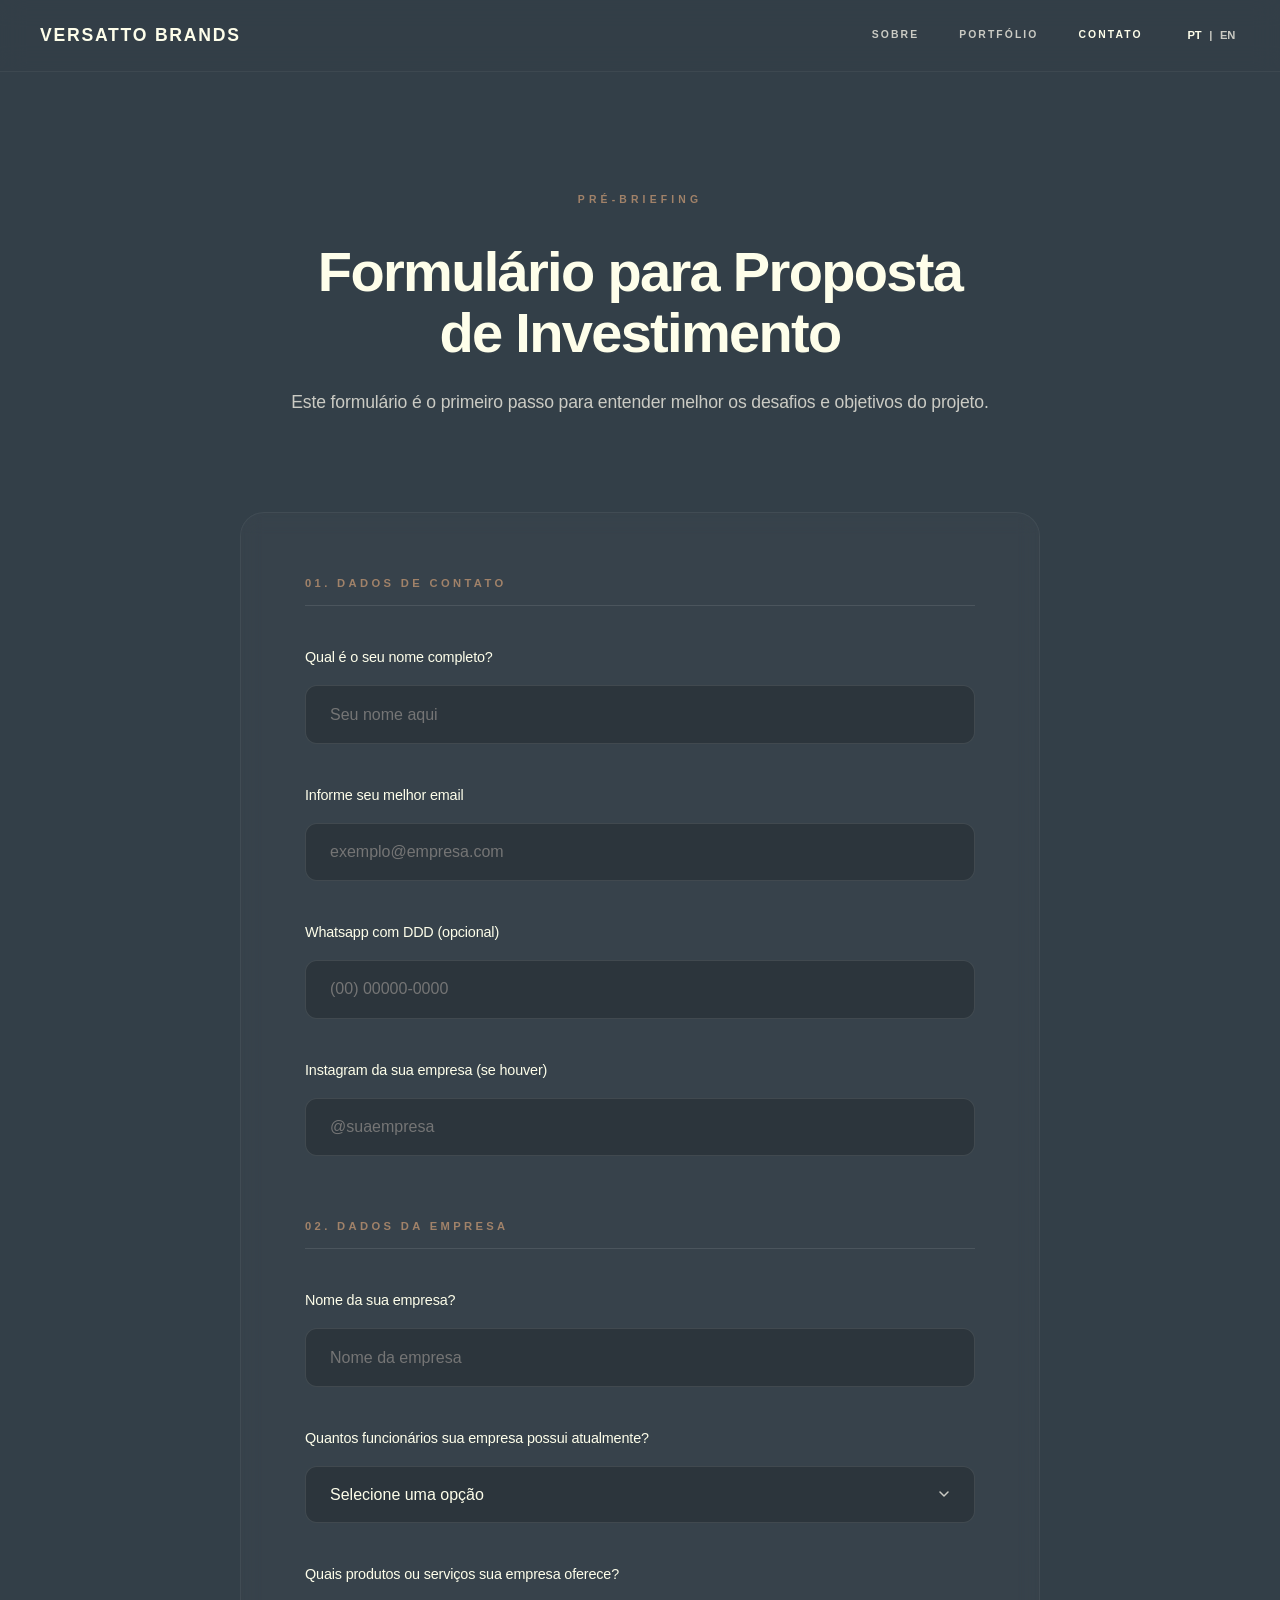
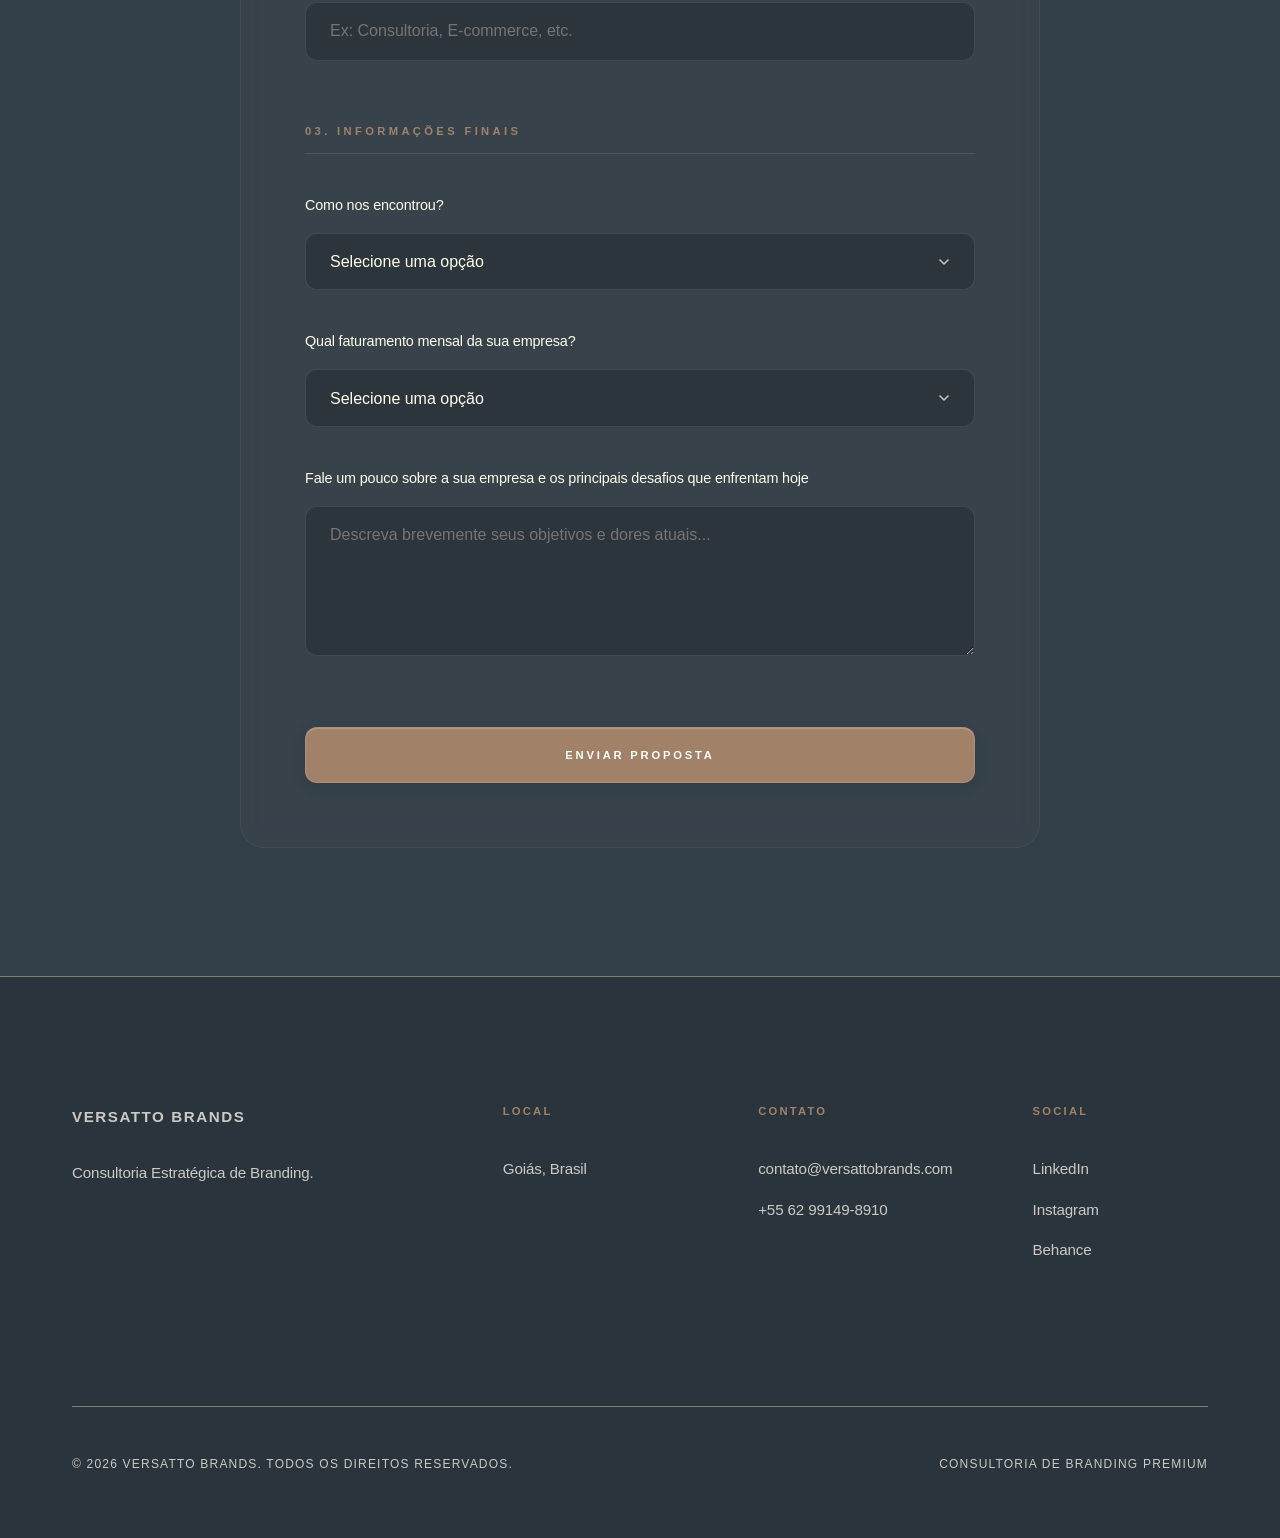
<file: contato/index.html>
<!DOCTYPE html>
<html lang="pt-BR">
<head>
    <meta charset="UTF-8">
    <meta name="viewport" content="width=device-width, initial-scale=1.0">
    <title>Pré-Briefing | Versatto Brands</title>
    <meta name="description" content="Formulário para Proposta de Investimento. O primeiro passo para entender melhor os desafios e objetivos do seu projeto.">
    <link rel="stylesheet" href="../style.css">
    <style>
        .form-page {
            padding: 12rem 0 8rem;
            min-height: 100vh;
        }

        .form-header {
            text-align: center;
            margin-bottom: 6rem;
            max-width: 700px;
            margin-left: auto;
            margin-right: auto;
        }

        .form-header h1 {
            font-size: 3.5rem;
            margin-bottom: 1.5rem;
            font-family: var(--font-sans);
            font-weight: 700;
            color: var(--text-primary);
        }

        .form-header p {
            font-size: 1.1rem;
            color: var(--text-secondary);
            line-height: 1.6;
        }

        .briefing-form {
            max-width: 800px;
            margin: 0 auto;
            background: rgba(255, 255, 255, 0.02);
            padding: 4rem;
            border-radius: 24px;
            border: 1px solid rgba(255, 255, 255, 0.05);
            backdrop-filter: blur(10px);
        }

        .form-section {
            margin-bottom: 4rem;
        }

        .form-section h2 {
            font-size: 0.7rem;
            text-transform: uppercase;
            letter-spacing: 0.3em;
            color: var(--accent-color);
            margin-bottom: 2.5rem;
            border-bottom: 1px solid rgba(255, 255, 255, 0.1);
            padding-bottom: 1rem;
        }

        .form-group {
            margin-bottom: 2.5rem;
        }

        .form-group label {
            display: block;
            font-size: 0.9rem;
            margin-bottom: 1rem;
            color: var(--text-primary);
            font-weight: 500;
        }

        .form-control {
            width: 100%;
            background: rgba(0, 0, 0, 0.2);
            border: 1px solid rgba(255, 255, 255, 0.1);
            padding: 1.2rem 1.5rem;
            border-radius: 12px;
            color: var(--text-primary);
            font-family: var(--font-sans);
            font-size: 1rem;
            transition: all 0.3s ease;
        }

        .form-control:focus {
            outline: none;
            border-color: var(--accent-color);
            background: rgba(0, 0, 0, 0.3);
            box-shadow: 0 0 0 4px rgba(161, 130, 105, 0.1);
        }

        select.form-control {
            appearance: none;
            background-image: url("data:image/svg+xml,%3Csvg width='12' height='12' viewBox='0 0 12 12' fill='none' xmlns='http://www.w3.org/2000/svg'%3E%3Cpath d='M2 4L6 8L10 4' stroke='%23CBCBC4' stroke-width='1.5' stroke-linecap='round' stroke-linejoin='round'/%3E%3C/svg%3E");
            background-repeat: no-repeat;
            background-position: right 1.5rem center;
            padding-right: 3.5rem;
        }

        textarea.form-control {
            min-height: 150px;
            resize: vertical;
        }

        .form-submit {
            text-align: center;
            margin-top: 2rem;
        }

        .form-submit .btn {
            width: 100%;
            justify-content: center;
        }

        @media (max-width: 768px) {
            .form-page {
                padding: 8rem 0 4rem;
            }
            
            .form-header h1 {
                font-size: 2.5rem;
            }

            .briefing-form {
                padding: 2rem;
                border-radius: 16px;
            }
        }
    </style>
</head>
<body>
    <header>
        <div class="container">
            <a href="../index.html" class="logo">Versatto Brands</a>
            
            <div class="header-actions">
                <nav class="nav-menu">
                    <a href="../index.html#sobre" class="nav-link" data-i18n="nav_sobre">SOBRE</a>
                    <a href="../portfolio.html" class="nav-link" data-i18n="nav_portfolio">PORTFÓLIO</a>
                    <a href="index.html" class="nav-link active" data-i18n="nav_contato">CONTATO</a>
                </nav>
                <div class="lang-switch">
                    <span class="active" data-lang="pt">PT</span> | <span data-lang="en">EN</span>
                </div>
            </div>
        </div>
    </header>

    <main class="form-page">
        <div class="container">
            <div class="form-header">
                <span class="uppercase-label" data-i18n="contact_hero_label">PRÉ-BRIEFING</span>
                <h1 data-i18n="contact_hero_title">Formulário para Proposta de Investimento</h1>
                <p data-i18n="contact_hero_subtitle">Este formulário é o primeiro passo para entender melhor os desafios e objetivos do projeto.</p>
            </div>

            <form class="briefing-form">
                <!-- SEÇÃO 1: DADOS DE CONTATO -->
                <div class="form-section">
                    <h2 data-i18n="contact_sec1_title">01. DADOS DE CONTATO</h2>
                    
                    <div class="form-group">
                        <label for="nome" data-i18n="contact_name_label">Qual é o seu nome completo?</label>
                        <input type="text" id="nome" name="nome" class="form-control" placeholder="Seu nome aqui" data-i18n="contact_name_placeholder" required>
                    </div>

                    <div class="form-group">
                        <label for="email" data-i18n="contact_email_label">Informe seu melhor email</label>
                        <input type="email" id="email" name="email" class="form-control" placeholder="exemplo@empresa.com" data-i18n="contact_email_placeholder" required>
                    </div>

                    <div class="form-group">
                        <label for="whatsapp" data-i18n="contact_whatsapp_label">Whatsapp com DDD (opcional)</label>
                        <input type="tel" id="whatsapp" name="whatsapp" class="form-control" placeholder="(00) 00000-0000" data-i18n="contact_whatsapp_placeholder">
                    </div>

                    <div class="form-group">
                        <label for="instagram" data-i18n="contact_insta_label">Instagram da sua empresa (se houver)</label>
                        <input type="text" id="instagram" name="instagram" class="form-control" placeholder="@suaempresa" data-i18n="contact_insta_placeholder">
                    </div>
                </div>

                <!-- SEÇÃO 2: DADOS DA EMPRESA -->
                <div class="form-section">
                    <h2 data-i18n="contact_sec2_title">02. DADOS DA EMPRESA</h2>
                    
                    <div class="form-group">
                        <label for="empresa" data-i18n="contact_company_label">Nome da sua empresa?</label>
                        <input type="text" id="empresa" name="empresa" class="form-control" placeholder="Nome da empresa" data-i18n="contact_company_placeholder" required>
                    </div>

                    <div class="form-group">
                        <label for="funcionarios" data-i18n="contact_employees_label">Quantos funcionários sua empresa possui atualmente?</label>
                        <select id="funcionarios" name="funcionarios" class="form-control" required>
                            <option value="" disabled selected data-i18n="contact_select_option">Selecione uma opção</option>
                            <option value="1-5" data-i18n="contact_employees_1_5">1 a 5 funcionários</option>
                            <option value="6-20" data-i18n="contact_employees_6_20">6 a 20 funcionários</option>
                            <option value="21-50" data-i18n="contact_employees_21_50">21 a 50 funcionários</option>
                            <option value="50+" data-i18n="contact_employees_50plus">Mais de 50 funcionários</option>
                        </select>
                    </div>

                    <div class="form-group">
                        <label for="servicos" data-i18n="contact_services_label">Quais produtos ou serviços sua empresa oferece?</label>
                        <input type="text" id="servicos" name="servicos" class="form-control" placeholder="Ex: Consultoria, E-commerce, etc." data-i18n="contact_services_placeholder" required>
                    </div>
                </div>

                <!-- SEÇÃO 3: INFORMAÇÕES FINAIS -->
                <div class="form-section">
                    <h2 data-i18n="contact_sec3_title">03. INFORMAÇÕES FINAIS</h2>
                    
                    <div class="form-group">
                        <label for="origem" data-i18n="contact_origin_label">Como nos encontrou?</label>
                        <select id="origem" name="origem" class="form-control" required>
                            <option value="" disabled selected data-i18n="contact_select_option">Selecione uma opção</option>
                            <option value="indicacao" data-i18n="contact_origin_referral">Indicação</option>
                            <option value="instagram" data-i18n="contact_origin_insta">Instagram</option>
                            <option value="linkedin" data-i18n="contact_origin_linkedin">LinkedIn</option>
                            <option value="google" data-i18n="contact_origin_google">Google</option>
                            <option value="outros" data-i18n="contact_origin_others">Outros</option>
                        </select>
                    </div>

                    <div class="form-group">
                        <label for="faturamento" data-i18n="contact_revenue_label">Qual faturamento mensal da sua empresa?</label>
                        <select id="faturamento" name="faturamento" class="form-control" required>
                            <option value="" disabled selected data-i18n="contact_select_option">Selecione uma opção</option>
                            <option value="ate-50k" data-i18n="contact_revenue_up_50k">Até R$ 50k</option>
                            <option value="50k-200k" data-i18n="contact_revenue_50k_200k">R$ 50k - R$ 200k</option>
                            <option value="200k-1m" data-i18n="contact_revenue_200k_1m">R$ 200k - R$ 1M</option>
                            <option value="acima-1m" data-i18n="contact_revenue_above_1m">Acima de R$ 1M</option>
                        </select>
                    </div>

                    <div class="form-group">
                        <label for="desafios" data-i18n="contact_challenges_label">Fale um pouco sobre a sua empresa e os principais desafios que enfrentam hoje</label>
                        <textarea id="desafios" name="desafios" class="form-control" placeholder="Descreva brevemente seus objetivos e dores atuais..." data-i18n="contact_challenges_placeholder" required></textarea>
                    </div>
                </div>

                <div class="form-submit">
                    <button type="submit" class="btn btn-primary" data-i18n="contact_btn_send">Enviar Proposta</button>
                </div>
            </form>
        </div>
    </main>

    <footer>
        <div class="container">
            <div class="footer-grid">
                <div class="footer-col">
                    <a href="../index.html" class="logo" style="margin-bottom: 2rem; display: block;">Versatto Brands</a>
                    <p data-i18n="footer_desc">Consultoria Estratégica de Branding.</p>
                </div>
                <div class="footer-col">
                    <h4 data-i18n="footer_local">LOCAL</h4>
                    <p>Goiás, Brasil</p>
                </div>
                <div class="footer-col">
                    <h4 data-i18n="footer_contact">CONTATO</h4>
                    <a href="mailto:contato@versattobrands.com">contato@versattobrands.com</a>
                    <a href="tel:+5562991498910" style="display: block; margin-top: 0.5rem;">+55 62 99149-8910</a>
                </div>
                <div class="footer-col">
                    <h4 data-i18n="footer_social">SOCIAL</h4>
                    <a href="https://www.linkedin.com/in/versattobrands/" target="_blank">LinkedIn</a>
                    <a href="https://www.instagram.com/versattobrands/" target="_blank">Instagram</a>
                    <a href="https://www.behance.net/versattobrands" target="_blank">Behance</a>
                </div>
            </div>
            <div class="footer-bottom">
                <p data-i18n="footer_rights">&copy; 2026 Versatto Brands. Todos os direitos reservados.</p>
                <p data-i18n="footer_tagline">Premium Branding Consultancy</p>
            </div>
        </div>
    </footer>

    <script src="../script.js"></script>
    <script>
        // Simple form submission mock
        document.querySelector('.briefing-form').addEventListener('submit', function(e) {
            e.preventDefault();
            const btn = this.querySelector('button');
            const originalText = btn.innerText;
            btn.innerText = 'ENVIANDO...';
            btn.disabled = true;
            
            setTimeout(() => {
                alert('Obrigado! Recebemos suas informações e entraremos em contato em breve.');
                btn.innerText = originalText;
                btn.disabled = false;
                this.reset();
            }, 1500);
        });
    </script>
</body>
</html>
</file>
<file: style.css>
/* 
   Versatto Brands - Premium Strategic Branding Consultancy
   Visual Direction: Helvetica Neue, Deep Slate Palette
*/

:root {
    --bg-color: #333F48;
    --bg-card: #3a4750;
    --accent-color: #A18269;
    --text-primary: #FEFEEA;
    --text-secondary: #CBCBC4;
    --border-color: #7E7F74;
    --font-sans: "Helvetica Neue", Helvetica, Arial, sans-serif;
    --transition: all 0.5s cubic-bezier(0.16, 1, 0.3, 1);
}

* {
    margin: 0;
    padding: 0;
    box-sizing: border-box;
}

html {
    scroll-behavior: smooth;
}

body {
    background-color: var(--bg-color);
    color: var(--text-primary);
    font-family: var(--font-sans);
    line-height: 1.5;
    overflow-x: hidden;
    -webkit-font-smoothing: antialiased;
}

a {
    text-decoration: none;
    color: inherit;
    transition: var(--transition);
}

ul {
    list-style: none;
}

img {
    max-width: 100%;
    display: block;
}

.container {
    max-width: 1200px;
    margin: 0 auto;
    padding: 0 2rem;
}

/* Typography */
h1, h2, h3, h4 {
    font-weight: 700;
    line-height: 1.1;
    letter-spacing: -0.03em;
}

body {
    background-color: var(--bg-color);
    color: var(--text-primary);
    font-family: var(--font-sans);
    line-height: 1.6;
    font-weight: 400;
    overflow-x: hidden;
    -webkit-font-smoothing: antialiased;
    letter-spacing: -0.01em;
}

.uppercase-label {
    font-size: 0.65rem;
    text-transform: uppercase;
    letter-spacing: 0.4em;
    color: var(--accent-color);
    margin-bottom: 2rem;
    display: block;
    font-weight: 700;
}

/* Buttons */
.btn {
    display: inline-flex;
    align-items: center;
    padding: 1.3rem 3rem;
    font-size: 0.7rem;
    font-weight: 700;
    letter-spacing: 0.25em;
    text-transform: uppercase;
    cursor: pointer;
    transition: all 0.3s ease;
    border: none;
    border-radius: 12px;
}

.btn-primary {
    background-color: var(--accent-color);
    color: #ffffff;
    box-shadow: inset 0 1px 1px rgba(255, 255, 255, 0.2), 0 4px 15px rgba(0, 0, 0, 0.1);
    border: 1px solid rgba(255, 255, 255, 0.1);
}

.btn-primary:hover {
    background-color: #b8967a;
    transform: translateY(-2px);
    box-shadow: inset 0 1px 2px rgba(255, 255, 255, 0.3), 0 8px 25px rgba(0, 0, 0, 0.2);
    filter: brightness(1.1);
}

.btn-outline {
    background: rgba(255, 255, 255, 0.05);
    backdrop-filter: blur(6px);
    -webkit-backdrop-filter: blur(6px);
    border: 1px solid rgba(255, 255, 255, 0.1);
    color: var(--text-primary);
}

.btn-outline:hover {
    background: rgba(255, 255, 255, 0.1);
    border-color: rgba(255, 255, 255, 0.2);
    transform: translateY(-2px);
}

/* Topbar */
.topbar {
    background-color: #2a343c;
    padding: 0.6rem 0;
    text-align: center;
    font-size: 0.65rem;
    letter-spacing: 0.2em;
    text-transform: uppercase;
    color: var(--text-secondary);
    border-bottom: 1px solid var(--border-color);
}

/* Header */
header {
    position: fixed;
    top: 0;
    left: 0;
    width: 100%;
    z-index: 1000;
    height: 72px;
    display: flex;
    align-items: center;
    background: rgba(51, 63, 72, 0.45);
    backdrop-filter: blur(12px);
    -webkit-backdrop-filter: blur(12px);
    border-bottom: 1px solid rgba(255, 255, 255, 0.05);
    transition: all 0.3s ease;
}

header.scrolled {
    height: 64px;
    background: rgba(51, 63, 72, 0.8);
    box-shadow: 0 4px 20px rgba(0, 0, 0, 0.15);
}

header .container {
    display: flex;
    justify-content: space-between;
    align-items: center;
    width: 100%;
    max-width: 100%;
    padding: 0 40px;
}

/* Header Button Adjustment */
header .btn {
    padding: 0.8rem 1.8rem;
    font-size: 0.6rem;
    border-radius: 8px;
}

.logo {
    font-size: 1.1rem;
    font-weight: 800;
    letter-spacing: 0.1em;
    text-transform: uppercase;
}

.nav-menu {
    display: flex;
    gap: 2.5rem;
}

.nav-link {
    font-size: 0.65rem;
    font-weight: 700;
    letter-spacing: 0.2em;
    text-transform: uppercase;
    color: var(--text-secondary);
}

.nav-link:hover, .nav-link.active {
    color: var(--text-primary);
}

.header-actions {
    display: flex;
    align-items: center;
    gap: 2.5rem;
}

.lang-switch {
    font-size: 0.7rem;
    font-weight: 700;
    color: var(--text-secondary);
}

.lang-switch span {
    margin: 0 0.3rem;
    cursor: pointer;
}

.lang-switch span.active {
    color: var(--text-primary);
}

/* Mobile Menu Toggle */
.menu-toggle {
    display: none;
    flex-direction: column;
    gap: 6px;
    cursor: pointer;
}

.menu-toggle span {
    width: 25px;
    height: 2px;
    background-color: var(--text-primary);
    transition: var(--transition);
}

/* Hero Section */
.hero {
    min-height: 100vh;
    display: flex;
    align-items: center;
    justify-content: center;
    position: relative;
    padding: 12rem 0 8rem;
    text-align: center;
    overflow: hidden;
    background: radial-gradient(circle at 50% 40%, #3d4b56 0%, #333f48 60%, #2a343c 100%);
}

.hero-container-centered {
    position: relative;
    z-index: 10;
    width: 100%;
}

.hero-content-centered {
    max-width: 1100px;
    margin: 0 auto;
    display: flex;
    flex-direction: column;
    align-items: center;
}

.hero-title {
    display: flex;
    flex-direction: column;
    gap: 0.4rem;
    margin-bottom: 3.5rem;
    line-height: 1.2;
    text-align: center;
}

.title-line {
    display: block;
    white-space: nowrap;
}

.title-light {
    font-size: clamp(0.8rem, 3.8vw, 3rem);
    font-weight: 300;
    color: var(--text-secondary);
    letter-spacing: 0.01em;
    opacity: 0.9;
}

.title-bold {
    font-size: clamp(1rem, 4.8vw, 3.8rem);
    font-weight: 600;
    color: var(--text-primary);
    letter-spacing: -0.03em;
}

.hero-subtitle {
    font-size: 1.15rem;
    color: var(--text-secondary);
    max-width: 700px;
    margin: 0 auto 4.5rem;
    line-height: 1.5;
    font-weight: 300;
    text-align: center;
}

.hero-br {
    display: block;
}

.hero-btns-centered {
    display: flex;
    gap: 1.5rem;
    justify-content: center;
}

/* Background Effects */
.hero-background-effects {
    position: absolute;
    top: 0;
    left: 0;
    width: 100%;
    height: 100%;
    z-index: 1;
    pointer-events: none;
}

.vignette {
    position: absolute;
    top: 0;
    left: 0;
    width: 100%;
    height: 100%;
    background: radial-gradient(circle, transparent 30%, rgba(0,0,0,0.4) 100%);
}

.subtle-overlay {
    position: absolute;
    top: 0;
    left: 0;
    width: 100%;
    height: 100%;
    opacity: 0.04;
    background-image: url("data:image/svg+xml,%3Csvg viewBox='0 0 200 200' xmlns='http://www.w3.org/2000/svg'%3E%3Cfilter id='noiseFilter'%3E%3CfeTurbulence type='fractalNoise' baseFrequency='0.8' numOctaves='3' stitchTiles='stitch'/%3E%3C/filter%3E%3Crect width='100%25' height='100%25' filter='url(%23noiseFilter)'/%3E%3C/svg%3E");
}

.abstract-elements {
    position: absolute;
    top: 0;
    left: 0;
    width: 100%;
    height: 100%;
    z-index: 1;
    overflow: hidden;
    pointer-events: none;
}

.abstract-shape {
    position: absolute;
    background: linear-gradient(135deg, rgba(255, 255, 255, 0.02) 0%, rgba(0, 0, 0, 0.05) 100%);
    filter: blur(80px);
}

.shape-1 {
    width: 1200px;
    height: 1200px;
    top: -400px;
    left: -300px;
    border-radius: 40% 60% 70% 30% / 40% 50% 60% 50%;
    transform: rotate(-15deg);
}

.shape-2 {
    width: 900px;
    height: 900px;
    bottom: -300px;
    right: -200px;
    border-radius: 60% 40% 30% 70% / 60% 30% 70% 40%;
    transform: rotate(20deg);
    opacity: 0.6;
}

.shape-3 {
    width: 600px;
    height: 600px;
    top: 20%;
    right: 5%;
    border-radius: 50%;
    background: radial-gradient(circle, rgba(255, 255, 255, 0.01) 0%, transparent 70%);
    filter: blur(100px);
}

/* Marquee */
.marquee {
    background-color: var(--bg-color);
    border-top: 1px solid rgba(255, 255, 255, 0.05);
    border-bottom: 1px solid rgba(255, 255, 255, 0.05);
    padding: 1.2rem 0;
    overflow: hidden;
    white-space: nowrap;
}

.marquee-content {
    display: inline-block;
    animation: marquee 40s linear infinite;
}

.marquee-content span {
    font-size: 0.65rem;
    font-weight: 300;
    letter-spacing: 0.35em;
    text-transform: uppercase;
    margin-right: 5rem;
    color: var(--text-secondary);
    opacity: 0.8;
}

@keyframes marquee {
    0% { transform: translateX(0); }
    100% { transform: translateX(-50%); }
}

/* Sections General */
section {
    padding: 10rem 0;
}

.section-header {
    display: flex;
    justify-content: space-between;
    align-items: flex-end;
    margin-bottom: 5rem;
}

.section-title {
    font-size: 3.5rem;
    max-width: 600px;
}

/* Project Cards */
.project-grid {
    display: grid;
    grid-template-columns: repeat(3, 1fr);
    gap: 2.5rem;
}

.project-card {
    display: block;
    position: relative;
    overflow: hidden;
}

.project-image {
    aspect-ratio: 4/5;
    overflow: hidden;
    margin-bottom: 2rem;
    background-color: #2a343c;
    border-radius: 12px;
    transform: translateZ(0); /* Fix for overflow:hidden + border-radius on some browsers */
}

.project-image img {
    width: 100%;
    height: 100%;
    object-fit: cover;
    transition: transform 1.2s cubic-bezier(0.16, 1, 0.3, 1), filter 0.8s ease;
    filter: brightness(0.7) grayscale(0.5);
}

.project-card:hover .project-image img {
    transform: scale(1.03);
    filter: brightness(1) grayscale(0);
}

.project-info h3 {
    font-size: 1.4rem;
    margin-bottom: 0.75rem;
}

.project-info p {
    font-size: 0.7rem;
    text-transform: uppercase;
    letter-spacing: 0.2em;
    color: var(--accent-color);
    font-weight: 700;
}

/* Methodology */
.method-grid {
    display: grid;
    grid-template-columns: repeat(3, 1fr);
    gap: 5rem;
}

.method-item {
    border-top: 1px solid var(--border-color);
    padding: 3rem 2rem;
    transition: all 0.4s cubic-bezier(0.16, 1, 0.3, 1);
    border-radius: 12px;
    border: 1px solid transparent;
    border-top-color: var(--border-color);
    cursor: default;
}

@media (hover: hover) {
    .method-item:hover {
        transform: translateY(-4px) scale(1.02);
        background: rgba(255, 255, 255, 0.04);
        backdrop-filter: blur(8px);
        -webkit-backdrop-filter: blur(8px);
        border: 1px solid rgba(255, 255, 255, 0.08);
        box-shadow: 0 10px 30px rgba(0, 0, 0, 0.18);
    }
}

.method-number {
    font-size: 0.8rem;
    font-weight: 800;
    color: var(--accent-color);
    margin-bottom: 2rem;
    display: block;
}

.method-item h3 {
    font-size: 1.75rem;
    margin-bottom: 1.5rem;
}

.method-item p {
    color: var(--text-secondary);
    font-size: 1rem;
}

/* Institutional */
.inst-section {
    display: grid;
    grid-template-columns: 1fr 1fr;
    gap: 8rem;
    align-items: center;
}

.inst-image {
    position: relative;
}

.inst-image img {
    width: 100%;
    aspect-ratio: 1/1;
    object-fit: cover;
    filter: contrast(1.1) brightness(0.9);
    border-radius: 12px;
}

.inst-badge {
    position: absolute;
    bottom: -2.5rem;
    right: -2.5rem;
    background-color: var(--accent-color);
    color: #ffffff;
    padding: 2.5rem;
    text-align: center;
    box-shadow: 0 20px 40px rgba(0,0,0,0.3);
    border-radius: 12px;
}

.inst-badge span {
    display: block;
    font-size: 0.7rem;
    text-transform: uppercase;
    font-weight: 800;
    letter-spacing: 0.2em;
}

.inst-badge strong {
    font-size: 2.5rem;
    display: block;
    margin-top: 0.5rem;
}

.stats-grid {
    display: grid;
    grid-template-columns: 1fr 1fr;
    gap: 4rem;
    margin-top: 4rem;
}

.stat-item strong {
    display: block;
    font-size: 3rem;
    margin-bottom: 0.75rem;
    color: var(--text-primary);
    opacity: 0;
    transform: translateY(15px);
    transition: opacity 0.8s ease, transform 0.8s cubic-bezier(0.16, 1, 0.3, 1);
}

.stat-item strong.active {
    opacity: 1;
    transform: translateY(0);
}

.stat-item span {
    font-size: 0.7rem;
    text-transform: uppercase;
    letter-spacing: 0.2em;
    color: var(--accent-color);
    font-weight: 700;
}

/* Why Us */
.why-grid {
    display: grid;
    grid-template-columns: repeat(3, 1fr);
    gap: 2.5rem;
}

.why-card {
    background-color: #3a4750;
    padding: 5rem 3.5rem;
    border: 1px solid var(--border-color);
    border-radius: 16px;
    transition: var(--transition);
}

.why-card:hover {
    border-color: var(--accent-color);
    transform: translateY(-10px);
}

.why-icon {
    margin-bottom: 2.5rem;
    color: var(--accent-color);
}

.why-card h3 {
    font-size: 1.75rem;
    margin-bottom: 1.5rem;
}

.why-card p {
    color: var(--text-secondary);
    font-size: 0.95rem;
}

/* CTA Section */
.cta-section {
    text-align: center;
    padding: 12rem 0;
    background-color: #2a343c;
}

.cta-section h2 {
    font-size: clamp(3rem, 7vw, 5rem);
    margin-bottom: 4rem;
}

/* Footer */
footer {
    padding: 8rem 0 4rem;
    background-color: #2a343c;
    border-top: 1px solid var(--border-color);
}

.footer-grid {
    display: grid;
    grid-template-columns: 2fr 1fr 1fr 1fr;
    gap: 5rem;
}

.footer-col h4 {
    font-size: 0.7rem;
    text-transform: uppercase;
    letter-spacing: 0.2em;
    color: var(--accent-color);
    margin-bottom: 2.5rem;
    font-weight: 800;
}

.footer-col p, .footer-col a {
    font-size: 0.95rem;
    color: var(--text-secondary);
    display: block;
    margin-bottom: 1rem;
}

.footer-col a:hover {
    color: var(--text-primary);
}

.footer-bottom {
    margin-top: 8rem;
    padding-top: 3rem;
    border-top: 1px solid var(--border-color);
    display: flex;
    justify-content: space-between;
    font-size: 0.75rem;
    color: var(--text-secondary);
    letter-spacing: 0.1em;
    text-transform: uppercase;
}

/* Portfolio Page */
.portfolio-hero {
    padding: 15rem 0 8rem;
}

.portfolio-grid {
    display: grid;
    grid-template-columns: repeat(2, 1fr);
    gap: 5rem;
}

.portfolio-item .project-image {
    aspect-ratio: 16/10;
}

/* Project Detail Page */
.project-hero {
    padding: 15rem 0 8rem;
}

.project-main-image {
    margin-bottom: 8rem;
}

.project-main-image img {
    width: 100%;
    aspect-ratio: 16/7;
    object-fit: cover;
}

.project-details {
    display: grid;
    grid-template-columns: 1fr 2fr;
    gap: 8rem;
    margin-bottom: 10rem;
}

.project-meta-item {
    margin-bottom: 4rem;
}

.project-meta-item h4 {
    font-size: 0.7rem;
    text-transform: uppercase;
    letter-spacing: 0.2em;
    color: var(--accent-color);
    margin-bottom: 1.5rem;
    font-weight: 800;
}

.project-description h2 {
    font-size: 3rem;
    margin-bottom: 3rem;
}

.project-description p {
    font-size: 1.2rem;
    color: var(--text-secondary);
    margin-bottom: 2.5rem;
}

.project-gallery {
    display: grid;
    grid-template-columns: 1fr 1fr;
    gap: 3rem;
}

.gallery-item img {
    width: 100%;
    aspect-ratio: 4/5;
    object-fit: cover;
}

.gallery-item.full {
    grid-column: span 2;
}

.gallery-item.full img {
    aspect-ratio: 16/9;
}

/* Animations */
.reveal {
    opacity: 0;
    transform: translateY(40px);
    transition: opacity 1s cubic-bezier(0.16, 1, 0.3, 1), transform 1s cubic-bezier(0.16, 1, 0.3, 1);
}

.reveal.active {
    opacity: 1;
    transform: translateY(0);
}

/* Responsive */
@media (max-width: 1024px) {
    .nav-menu {
        display: none;
    }
    
    .menu-toggle {
        display: flex;
    }

    .header-actions {
        gap: 1.5rem;
    }

    .header-actions .btn {
        display: none;
    }

    .project-grid, .method-grid, .why-grid {
        grid-template-columns: 1fr 1fr;
    }

    .inst-section {
        grid-template-columns: 1fr;
        gap: 5rem;
    }

    .footer-grid {
        grid-template-columns: 1fr 1fr;
    }
}

@media (max-width: 768px) {
    header {
        height: 60px;
    }

    header.scrolled {
        height: 56px;
    }

    header .container {
        padding: 0 20px;
    }

    .project-grid, .method-grid, .why-grid, .portfolio-grid {
        grid-template-columns: 1fr;
    }

    .hero {
        padding: 10rem 0 6rem;
    }

    .hero-btns-centered {
        flex-direction: column;
        width: 100%;
        max-width: 300px;
    }

    .hero-btns-centered .btn {
        width: 100%;
        justify-content: center;
    }

    .section-title {
        font-size: 2.5rem;
    }

    .project-details {
        grid-template-columns: 1fr;
        gap: 4rem;
    }

    .project-gallery {
        grid-template-columns: 1fr;
    }

    .gallery-item.full {
        grid-column: span 1;
    }
}

/* Mobile Nav Overlay */
.mobile-nav {
    position: fixed;
    top: 0;
    left: 0;
    width: 100%;
    height: 100%;
    background: rgba(51, 63, 72, 0.95);
    backdrop-filter: blur(20px);
    -webkit-backdrop-filter: blur(20px);
    z-index: 2000;
    display: flex;
    flex-direction: column;
    justify-content: center;
    align-items: center;
    gap: 3rem;
    transform: translateY(-100%);
    transition: transform 0.8s cubic-bezier(0.16, 1, 0.3, 1);
}

.mobile-nav.active {
    transform: translateY(0);
}

.mobile-nav .nav-link {
    font-size: 2rem;
}

.close-menu {
    position: absolute;
    top: 3rem;
    right: 3rem;
    font-size: 3rem;
    cursor: pointer;
}

.portfolio-title {
    font-size: 4rem;
}

.portfolio-subtitle {
    color: var(--text-secondary);
    max-width: 600px;
    margin-top: 1.5rem;
}

.footer-logo {
    margin-bottom: 2rem;
    display: block;
}

h1 strong, h2 strong, h3 strong {
    color: var(--accent-color);
    font-weight: 700;
}

html {
  scroll-behavior: smooth;
}

.hidden {
  opacity: 0;
  transform: translateY(30px);
  transition: all 0.8s ease;
}

.visible {
  opacity: 1;
  transform: translateY(0);
}
</file>
